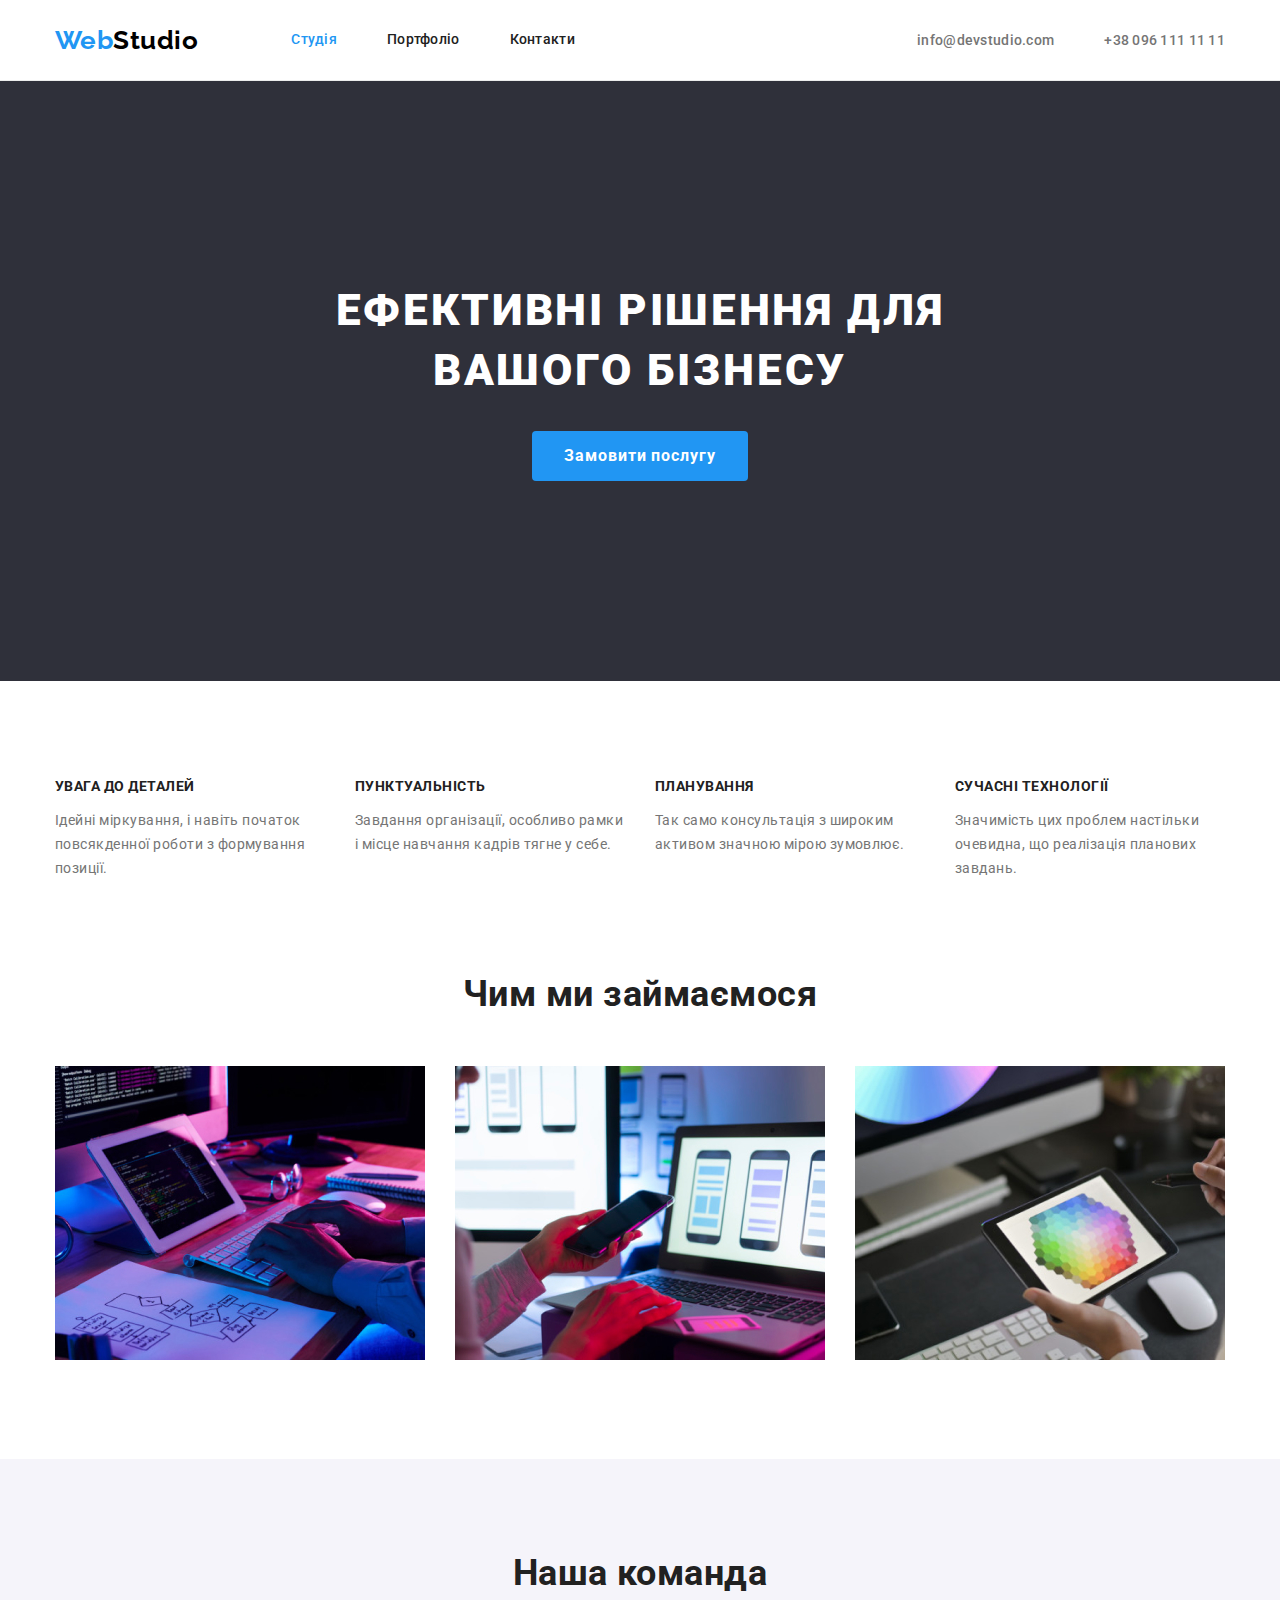
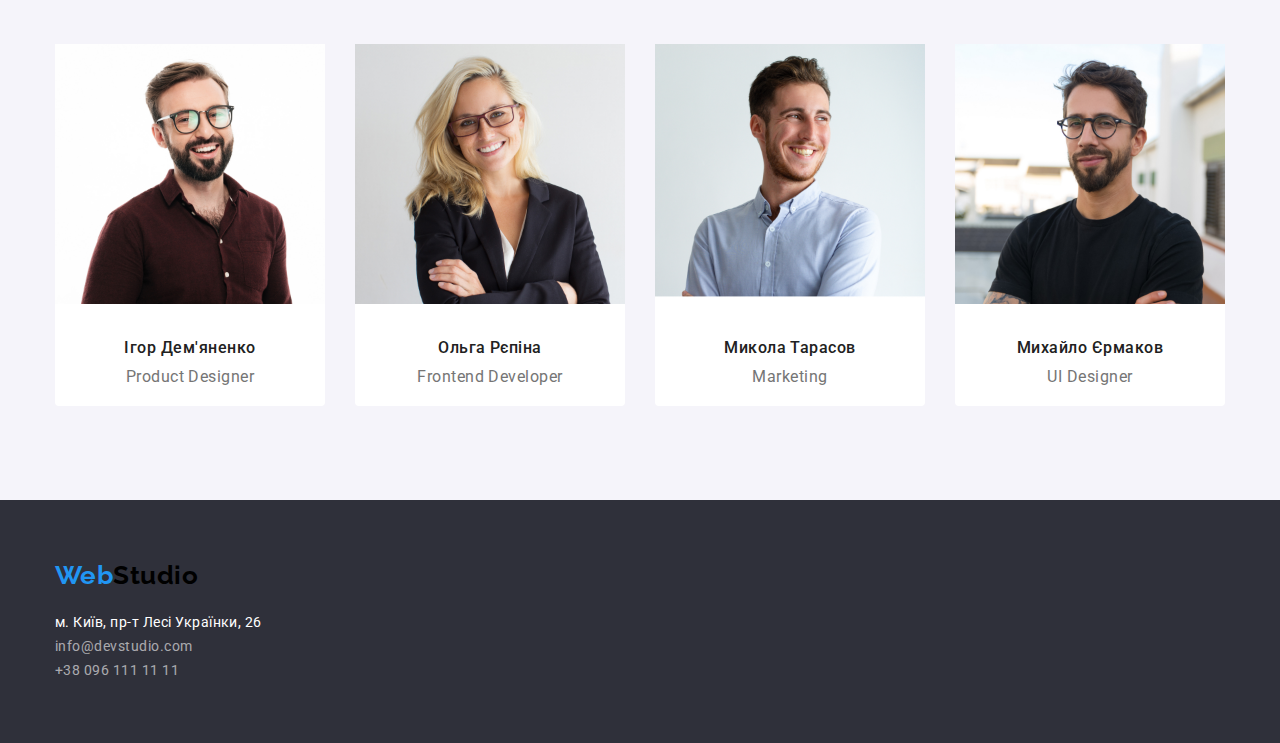
<file: index.html>
<!DOCTYPE html>
<html lang="uk">

<head>
	<meta charset="UTF-8" />
	<meta http-equiv="X-UA-Compatible" content="IE=edge" />
	<meta name="viewport" content="width=device-width, initial-scale=1.0" />
	<title>Головна</title>

	<link rel="preconnect" href="https://fonts.googleapis.com" />
	<link rel="preconnect" href="https://fonts.gstatic.com" crossorigin />
	<link
		href="https://fonts.googleapis.com/css2?family=Raleway:wght@700&family=Roboto:wght@400;500;700;900&display=swap"
		rel="stylesheet" />

	<link rel="stylesheet"
		href="https://cdnjs.cloudflare.com/ajax/libs/modern-normalize/1.1.0/modern-normalize.min.css" />
	<link rel="stylesheet" href="./css/styles.css " />
</head>

<body>
	<header class="header">
		<div class="container navigation-flex">
			<nav class="header-nav">
				<a class="link logo" href="./index.html">Web<span class="black-logo">Studio</span></a>
				<ul class="header-nav-list list">
					<li class="header-nav-item"><a class="header-nav-link link current" href="./index.html">Студія</a>
					</li>
					<li class="header-nav-item"><a class="header-nav-link link" href="./portfolio.html">Портфоліо</a>
					</li>
					<li class="header-nav-item"><a class="header-nav-link link" href="">Контакти</a></li>
				</ul>
			</nav>

			<ul class="header-contact-list list">
				<li class="header-contact-item"><a class="header-contac-link link"
						href="mailto:info@devstudio.com">info@devstudio.com</a></li>
				<li class="header-contact-item"><a class="header-contac-link link" href="tel:+380961111111">+38 096 111
						11
						11</a></li>
			</ul>
		</div>
	</header>

	<main>
		<div class="hero">
			<h1 class="hero-title">Ефективні рішення для вашого бізнесу</h1>
			<button class="hero-btn" type="button">Замовити послугу</button>
		</div>

		<section class="features section">
			<div class="container">
				<h2 class="features-title" hidden>Особливості</h2>
				<ul class="features-list list">
					<li class="features-item">
						<h3 class="features-title">УВАГА ДО ДЕТАЛЕЙ</h3>
						<p class="features-desc">Ідейні міркування, і навіть початок повсякденної роботи з формування
							позиції.</p>
					</li>

					<li class="features-item">
						<h3 class="features-title">ПУНКТУАЛЬНІСТЬ</h3>
						<p class="features-desc">Завдання організації, особливо рамки і місце навчання кадрів тягне у
							себе.
						</p>
					</li>

					<li class="features-item">
						<h3 class="features-title">ПЛАНУВАННЯ</h3>
						<p class="features-desc">Так само консультація з широким активом значною мірою зумовлює.</p>
					</li>

					<li class="features-item">
						<h3 class="features-title">СУЧАСНІ ТЕХНОЛОГІЇ</h3>
						<p class="features-desc">Значимість цих проблем настільки очевидна, що реалізація планових
							завдань.
						</p>
					</li>
				</ul>
			</div>
		</section>

		<section class="work section">
			<div class="container">
				<h2 class="section-title">Чим ми займаємося</h2>
				<ul class="work-list list">
					<li class="work-item">
						<img src="./images/box1.jpg" alt="Програмна розробка" width="370" />
					</li>
					<li class="work-item">
						<img src="./images/box2.jpg" alt="Дизайн інтерфейсу" width="370" />
					</li>
					<li class="work-item">
						<img src="./images/box3.jpg" alt="Графічний дизайн" width="370" />
					</li>
				</ul>
			</div>
		</section>

		<section class="team section">
			<div class="container">
				<h2 class="section-title">Наша команда</h2>
				<ul class="team-list list">
					<li class="team-item">
						<div class="card">
							<img class="team-photo" src="./images/team_member1.jpg" alt="Член команди Ігор Дем'яненко"
								width="270" />
							<h3 class="team-worker">Ігор Дем'яненко</h3>
							<p class="team-position">Product Designer</p>
						</div>
					</li>

					<li class="team-item">
						<div class="card">
							<img class="team-photo" src="./images/team_member2.jpg" alt="Член команди Ольга Рєпіна"
								width="270" />
							<h3 class="team-worker">Ольга Рєпіна</h3>
							<p class="team-position">Frontend Developer</p>
						</div>
					</li>

					<li class="team-item">
						<div class="card">
							<img class="team-photo" src="./images/team_member3.jpg" alt="Член команди Микола Тарасов"
								width="270" />
							<h3 class="team-worker">Микола Тарасов</h3>
							<p class="team-position">Marketing</p>
						</div>
					</li>

					<li class="team-item">
						<div class="card">
							<img class="team-photo" src="./images/team_member4.jpg" alt="Член команди Михайло Єрмаков"
								width="270" />
							<h3 class="team-worker">Михайло Єрмаков</h3>
							<p class="team-position">UI Designer</p>
						</div>
					</li>
				</ul>
			</div>
		</section>
	</main>

	<footer class="footer">
		<div class="container">
			<a class="link logo" href="./index.html">Web<span class="black-logo">Studio</span></a>
			<address class="footer-contact">
				м. Київ, пр-т Лесі Українки, 26 <br>
				<a class="footer-contac-link link" href="mailto:info@devstudio.com">info@devstudio.com</a> <br>
				<a class="footer-contac-link link" href="tel:+380961111111">+38 096 111 11 11</a>
			</address>
		</div>
	</footer>
</body>

</html>
</file>
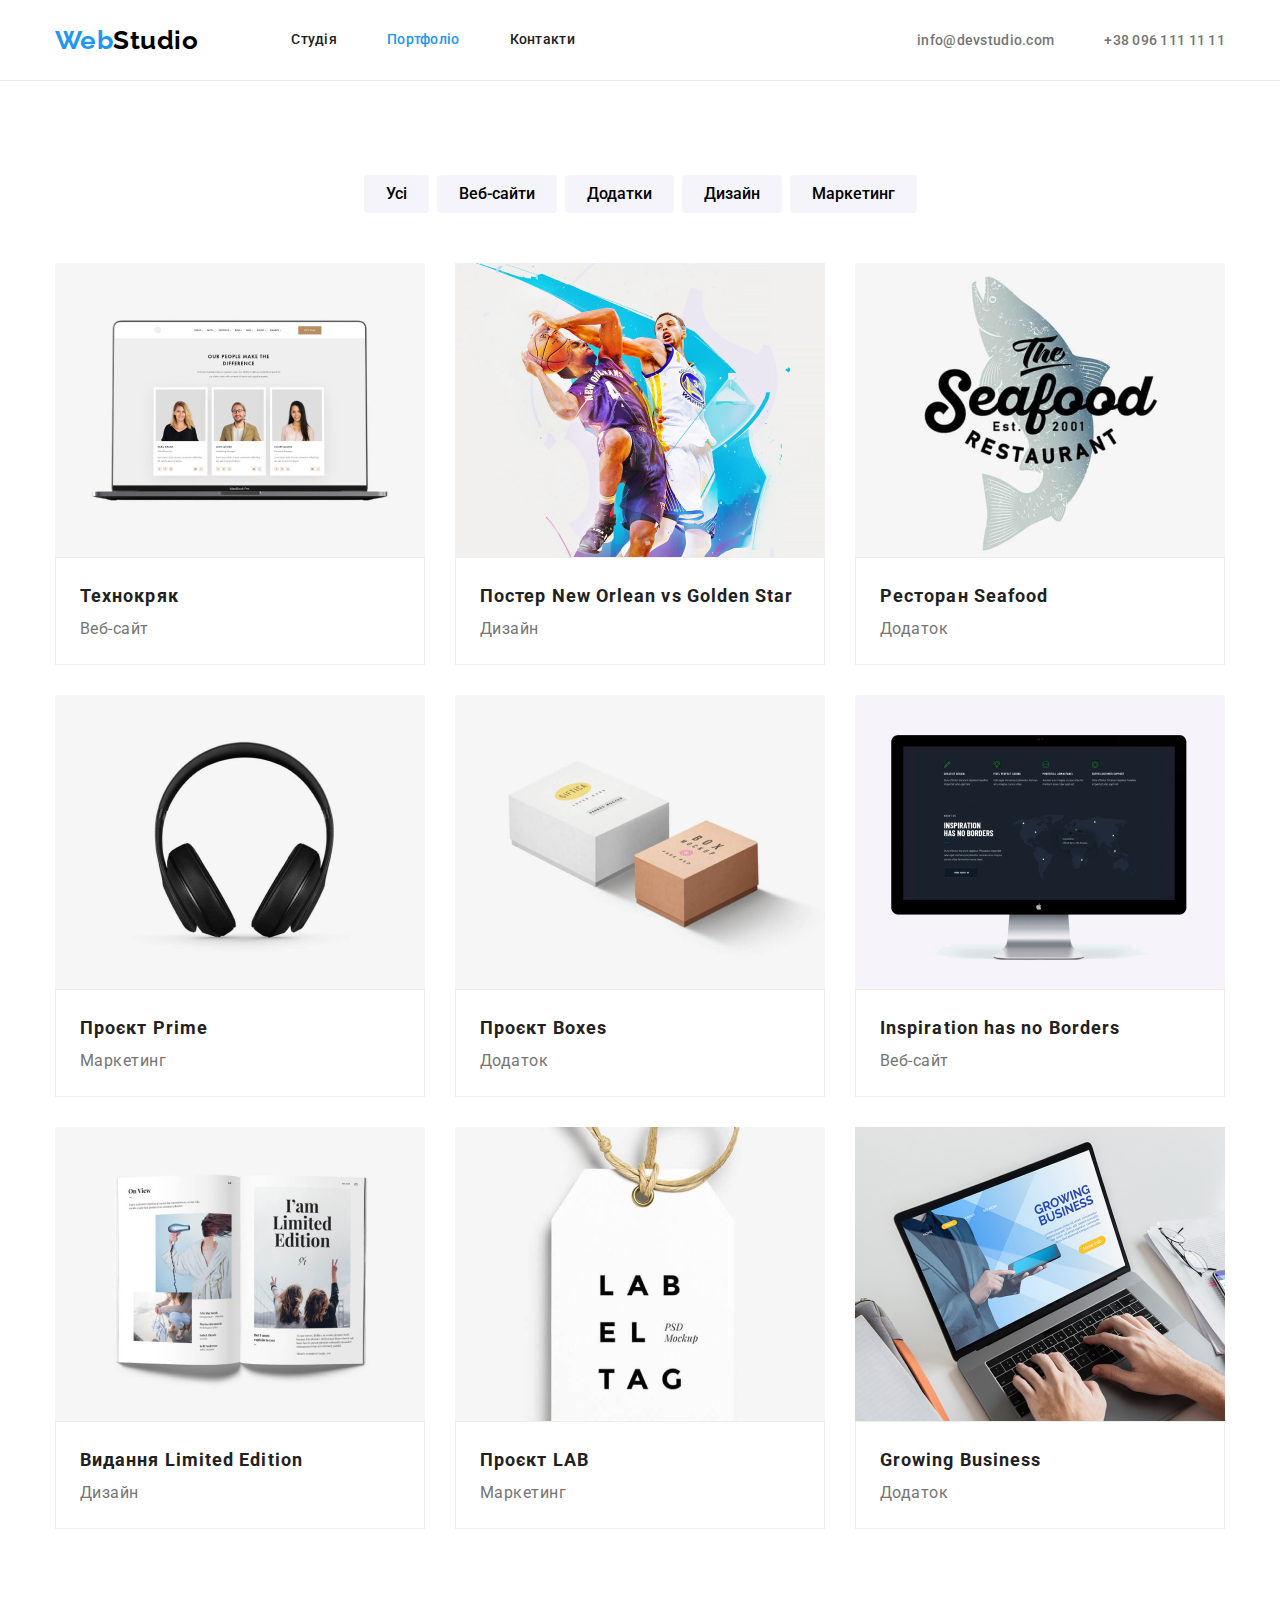
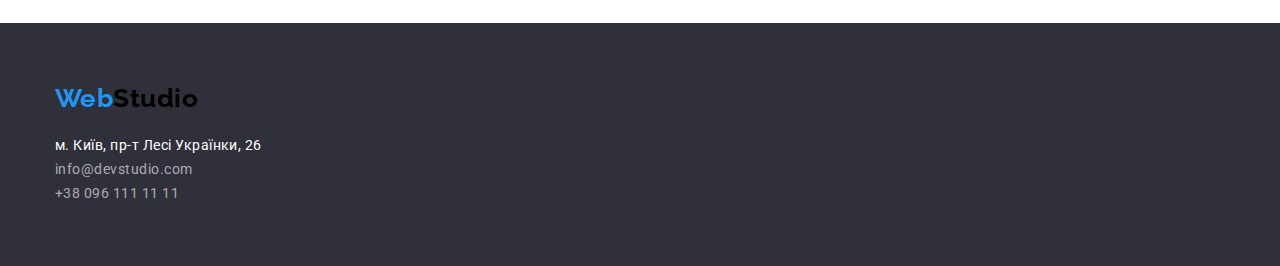
<file: portfolio.html>
<!DOCTYPE html>
<html lang="uk">

<head>
	<meta charset="UTF-8" />
	<meta http-equiv="X-UA-Compatible" content="IE=edge" />
	<meta name="viewport" content="width=device-width, initial-scale=1.0" />
	<title>Портфоліо</title>

	<link rel="preconnect" href="https://fonts.googleapis.com" />
	<link rel="preconnect" href="https://fonts.gstatic.com" crossorigin />
	<link
		href="https://fonts.googleapis.com/css2?family=Raleway:wght@700&family=Roboto:wght@400;500;700;900&display=swap"
		rel="stylesheet" />

	<link rel="stylesheet"
		href="https://cdnjs.cloudflare.com/ajax/libs/modern-normalize/1.1.0/modern-normalize.min.css" />
	<link rel="stylesheet" href="./css/styles.css " />
</head>

<body>
	<header class="header">
		<div class="container navigation-flex">
			<nav class="header-nav">
				<a class="link logo" href="./index.html">Web<span class="black-logo">Studio</span></a>
				<ul class="header-nav-list list">
					<li class="header-nav-item"><a class="header-nav-link link" href="./index.html">Студія</a></li>
					<li class="header-nav-item"><a class="header-nav-link link current"
							href="./portfolio.html">Портфоліо</a></li>
					<li class="header-nav-item"><a class="header-nav-link link" href="">Контакти</a></li>
				</ul>
			</nav>

			<ul class="header-contact-list list">
				<li class="header-contact-item"><a class="header-contac-link link"
						href="mailto:info@devstudio.com">info@devstudio.com</a></li>
				<li class="header-contact-item"><a class="header-contac-link link" href="tel:+380961111111">+38 096 111
						11
						11</a></li>
			</ul>
		</div>
	</header>

	<main>
		<section class="examples section">
			<div class="container">
				<h1 class="section-title" hidden>Приклади робіт</h1>
				<ul class="filter-list list">
					<li class="filter-item"><button class="filter-btn" type="button">Усі</button></li>
					<li class="filter-item"><button class="filter-btn" type="button">Веб-сайти</button></li>
					<li class="filter-item"><button class="filter-btn" type="button">Додатки</button></li>
					<li class="filter-item"><button class="filter-btn" type="button">Дизайн</button></li>
					<li class="filter-item"><button class="filter-btn" type="button">Маркетинг</button></li>
				</ul>

				<ul class="portfolio-list list">
					<li class="portfolio-item">
						<a class="link" href="">
							<img class="portfolio-exmpl" src="./images/technocrack.jpg" alt="Веб-сайт Технокряк"
								width="370" />
							<div class="portfolio-descr">
								<h2 class="portfolio-title">Технокряк</h2>
								<p class="portfolio-category">Веб-сайт</p>
							</div>

						</a>
					</li>

					<li class="portfolio-item">
						<a class="link" href="">
							<img class="portfolio-exmpl" src=" ./images/new_orlean_vs_golden_star.jpg"
								alt="Постер New Orlean vs Golden Star" width="370" />
							<div class="portfolio-descr">
								<h2 class="portfolio-title">Постер New Orlean vs Golden Star</h2>
								<p class="portfolio-category">Дизайн</p>
							</div>

						</a>
					</li>

					<li class="portfolio-item">
						<a class="link" href="">
							<img class="portfolio-exmpl" src=" ./images/seafood_rest.jpg" alt="Ресторан Seafood"
								width="370" />
							<div class="portfolio-descr">
								<h2 class="portfolio-title">Ресторан Seafood</h2>
								<p class="portfolio-category">Додаток</p>
							</div>
						</a>
					</li>

					<li class="portfolio-item">
						<a class="link" href="">
							<img class="portfolio-exmpl" src="./images/prime_project.jpg" alt="Проєкт Prime"
								width="370" />
							<div class="portfolio-descr">
								<h2 class="portfolio-title">Проєкт Prime</h2>
								<p class="portfolio-category">Маркетинг</p>
							</div>
						</a>
					</li>

					<li class="portfolio-item">
						<a class="link" href="">
							<img class="portfolio-exmpl" src="./images/boxes_project.jpg" alt="Проєкт Boxes"
								width="370" />
							<div class="portfolio-descr">
								<h2 class="portfolio-title">Проєкт Boxes</h2>
								<p class="portfolio-category">Додаток</p>
							</div>
						</a>
					</li>

					<li class="portfolio-item">
						<a class="link" href="">
							<img class="portfolio-exmpl" src="./images/inspiration_has_no_borders.jpg"
								alt="Inspiration has no Borders" width="370" />
							<div class="portfolio-descr">
								<h2 class="portfolio-title">Inspiration has no Borders</h2>
								<p class="portfolio-category">Веб-сайт</p>
							</div>
						</a>
					</li>

					<li class="portfolio-item">
						<a class="link" href="">
							<img class="portfolio-exmpl" src="./images/limited_edition_publishment.jpg"
								alt="Видання Limited Edition" width="370" />
							<div class="portfolio-descr">
								<h2 class="portfolio-title">Видання Limited Edition</h2>
								<p class="portfolio-category">Дизайн</p>
							</div>
						</a>
					</li>

					<li class="portfolio-item">
						<a class="link" href="">
							<img class="portfolio-exmpl" src="./images/lab_project.jpg" alt="Проєкт LAB" width="370" />
							<div class="portfolio-descr">
								<h2 class="portfolio-title">Проєкт LAB</h2>
								<p class="portfolio-category">Маркетинг</p>
							</div>
						</a>
					</li>

					<li class="portfolio-item">
						<a class="link" href="">
							<img class="portfolio-exmpl" src="./images/growing_business_app.jpg" alt="Growing Business"
								width="370" />
							<div class="portfolio-descr">
								<h2 class="portfolio-title">Growing Business</h2>
								<p class="portfolio-category">Додаток</p>
							</div>
						</a>
					</li>
				</ul>
			</div>

		</section>
	</main>

	<footer class="footer">
		<div class="container">
			<a class="link logo" href="./index.html">Web<span class="black-logo">Studio</span></a>
			<address class="footer-contact">
				м. Київ, пр-т Лесі Українки, 26 <br>
				<a class="footer-contac-link link" href="mailto:info@devstudio.com">info@devstudio.com</a> <br>
				<a class="footer-contac-link link" href="tel:+380961111111">+38 096 111 11 11</a>
			</address>
		</div>

	</footer>
</body>

</html>
</file>
<file: css/styles.css>
:root {
	--main-text-color: #212121;
	--secondary-text-color: #757575;
	--white-text: #ffffff;
	--white-bg: #ffffff;
	--acent-color: #2196f3;
	--team-bg-color: #f5f4fa;
	--footer-bg-color: #2f303a;
	--footer-text-color: rgba(255, 255, 255, 0.6);
	--hero-bg-color: #2f303a;
	--black-logo-color: #000000;
	--filter-btn-color: #f5f4fa;
	/* марджин між елементами у списках */
	--list-item-gap: 30px;
}

/* section {
	outline: 3px dotted red;
} */

body {
	font-family: "Roboto", sans-serif;
	letter-spacing: 0.03em;
	color: var(--main-text-color);
	background-color: var(--white-bg);
}

/* убираем подчеркивание у всех ссылок */
.link {
	text-decoration: none;
}

/* убираем точки у всех елементов списка */
.list {
	list-style-type: none;
}

/* глобальне скидання стилів для елементів <h1>...<h6>, <p> і <ul>.
*/
h1,
h2,
h3,
p,
ul {
	margin: 0;
	padding: 0;
}

.section {
	padding-top: 94px;
	padding-bottom: 94px;
}

.container {
	/* outline: 2px solid blue; */
	width: 1200px;
	padding-left: 15px;
	padding-right: 15px;
	margin: 0 auto;
}

/* ШАПКА */

header {
	border-bottom: 1px solid #ececec;
}

.navigation-flex {
	display: flex;
	align-items: center;
}

.header-nav {
	display: flex;
	align-items: center;
}

.logo {
	font-family: "Raleway", sans-serif;
	font-weight: 700;
	font-size: 26px;
	line-height: 1.19;
	color: var(--acent-color);
}

.black-logo {
	color: var(--black-logo-color);
}

.header-nav-list {
	display: flex;
	margin-left: 93px;
}

.header-nav-item {
	margin-right: 50px;
}

.header-nav-item:last-child {
	margin-right: 0;
}

.header-nav-link {
	display: block;
	padding-top: 32px;
	padding-bottom: 32px;

	font-weight: 500;
	font-size: 14px;
	line-height: 1.14;
	letter-spacing: 0.02em;
	color: var(--main-text-color);
}

.header-contact-item + .header-contact-item {
	margin-left: 50px;
}

.header-contact-list {
	display: flex;
	margin-left: auto;
}

.header-contac-link {
	font-weight: 500;
	font-size: 14px;
	line-height: 1.14;
	letter-spacing: 0.02em;
	color: var(--secondary-text-color);
}

.header-nav-link:hover,
.header-contac-link:hover,
.header-nav-link:focus,
.header-contac-link:focus {
	color: var(--acent-color);
}

.header-nav-link.current {
	color: var(--acent-color);
}

/* ОСНОВНОЙ КОНТЕНТ */
.hero {
	background-color: var(--hero-bg-color);
	text-align: center;
	padding-top: 200px;
	padding-bottom: 200px;
}

.hero-title {
	width: 696px;
	margin-right: auto;
	margin-bottom: 30px;
	margin-left: auto;

	font-weight: 900;
	font-size: 44px;
	line-height: 1.36;
	text-align: center;
	letter-spacing: 0.06em;
	text-transform: uppercase;
	color: var(--white-text);
}

.hero-btn {
	padding: 10px 32px;
	background-color: var(--acent-color);
	font-weight: 700;
	font-size: 16px;
	line-height: 1.88;
	align-items: center;
	text-align: center;
	letter-spacing: 0.06em;
	color: var(--white-text);
	border-radius: 4px;
	border: none;
	cursor: pointer;
}

.hero-btn:hover,
.hero-btn:focus {
	background-color: #188ce8;
}

/* ОСОБЛИВОСТІ */
.features-list {
	display: flex;
}

.features-item {
	margin-right: 30px;
}

.features-item:last-child {
	margin-right: 0;
}

.features-title {
	font-weight: 700;
	font-size: 14px;
	line-height: 1.71;
	text-transform: uppercase;
	margin-bottom: 10px;
}

.features-desc {
	font-size: 14px;
	line-height: 1.71;
	color: var(--secondary-text-color);
	min-width: 270px;
}

.work {
	padding-top: 0;
}

.work-list {
	display: flex;
	justify-content: space-between;
}

.section-title {
	font-weight: 700;
	font-size: 36px;
	line-height: 1.16;
	text-align: center;
	margin-bottom: 50px;
}

.team {
	background-color: var(--team-bg-color);
}

.team-list {
	display: flex;
	align-items: center;
	justify-content: space-between;
}

.card {
	background-color: #fff;
	padding-bottom: 20px;
	border-radius: 0px 0px 4px 4px;
}

.team-photo {
	margin-bottom: 30px;
}

.team-worker {
	font-weight: 500;
	font-size: 16px;
	line-height: 1.18;
	text-align: center;
	margin-bottom: 10px;
}

.team-position {
	font-size: 16px;
	line-height: 1.18;
	text-align: center;
	color: var(--secondary-text-color);
}

/* ФУТЕР */

.footer {
	background-color: var(--footer-bg-color);
	padding-top: 60px;
	padding-bottom: 60px;
}

.footer-contact {
	margin-top: 20px;

	font-size: 14px;
	line-height: 1.71;
	color: var(--white-text);
	font-style: normal;
}

.footer-contac-link {
	font-size: 14px;
	line-height: 1.71;
	color: var(--footer-text-color);
	padding-top: 9px;
}

.footer-contac-link:hover,
.footer-contac-link:focus {
	color: var(--acent-color);
}

/* --------- */
/* ПОРТФОЛИО */
/* --------- */

.filter-list {
	display: flex;
	align-items: center;
	justify-content: center;
	margin-bottom: 50px;
}

.filter-item {
	margin-right: 8px;
}

.filter-item:last-child {
	margin-right: 0;
}

.filter-btn {
	background-color: var(--filter-btn-color);
	font-weight: 500;
	font-size: 16px;
	line-height: 1.62;
	text-align: center;
	cursor: pointer;
	border: none;
	border-radius: 4px;
	padding: 6px 22px;
}

.filter-btn:hover,
.filter-btn:focus {
	background-color: #188ce8;
	color: var(--white-text);
}

.portfolio-list {
	display: flex;
	flex-wrap: wrap;
}

.portfolio-item {
	background-color: var(--white-bg);
}

/* ---СІТКА ПЕРШИЙ СПОСІБ--- */
/* .portfolio-item {
	min-width: 370px;
	margin-right: 30px;
	margin-bottom: 30px;
}

.portfolio-item:nth-child(3n) {
	margin-right: 0;
}

.portfolio-item:nth-last-child(-n + 3) {
	margin-bottom: 0;
} */

/* ---СІТКА ДРУГИЙ СПОСІБ--- */
.portfolio-item {
	min-width: 370px;
}

.portfolio-item:not(:nth-child(3n)) {
	margin-right: 30px;
}

.portfolio-item:not(:nth-last-child(-n + 3)) {
	margin-bottom: 30px;
}

.portfolio-exmpl {
	display: block;
}

.portfolio-descr {
	border: 1px solid #eeeeee;
}

.portfolio-title {
	padding-top: 20px;
	padding-left: 24px;

	font-weight: 700;
	font-size: 18px;
	line-height: 2;
	letter-spacing: 0.06em;
	color: var(--main-text-color);
}

.portfolio-category {
	padding-bottom: 20px;
	padding-left: 24px;

	font-size: 16px;
	line-height: 1.88;
	color: var(--secondary-text-color);
}
</file>
